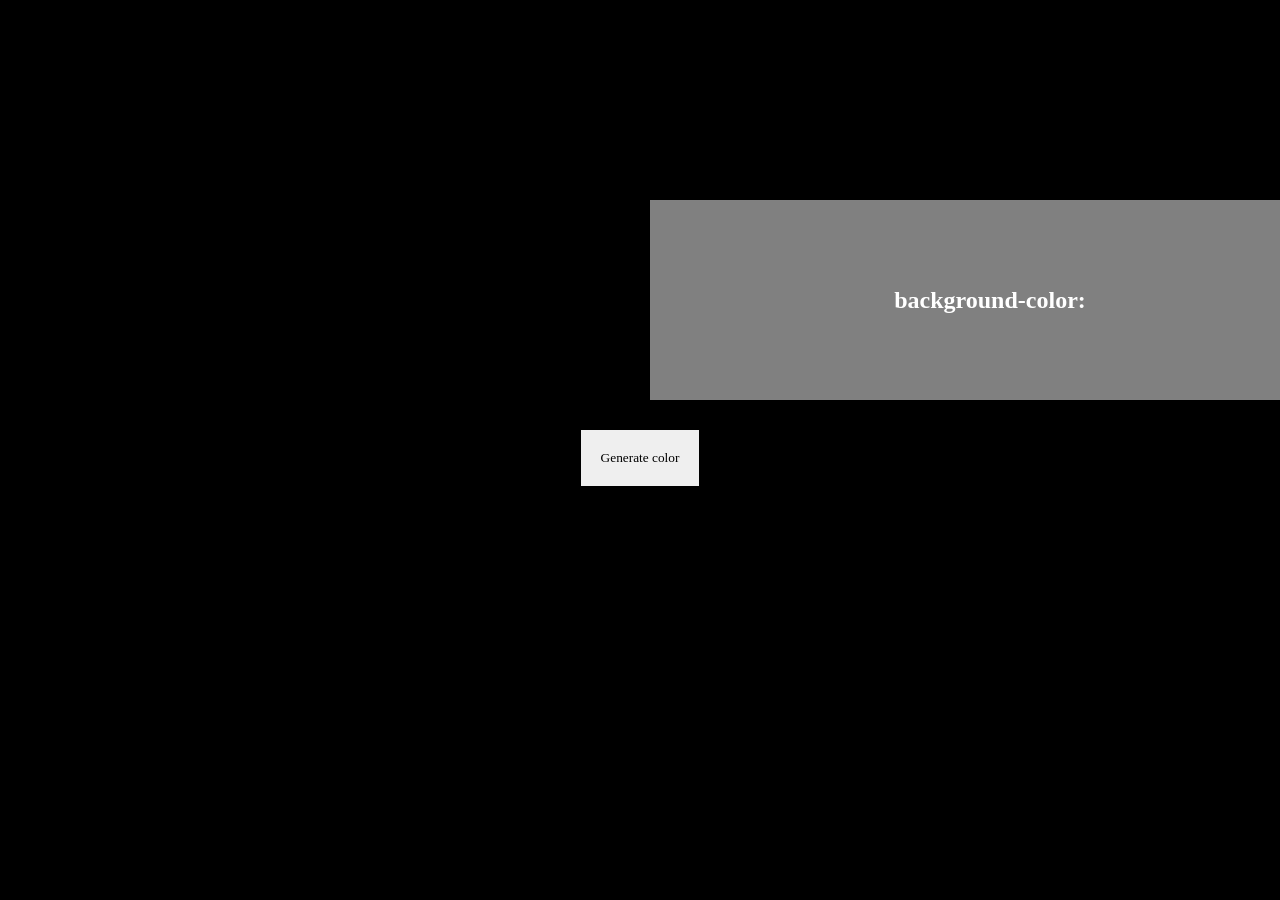
<file: Random hexadecimal colors generator/index.html>
<!DOCTYPE html>
<html lang="en">
<head>
    <meta charset="UTF-8">
    <meta name="viewport" content="width=device-width, initial-scale=1.0">
    <title>Hex Colors Generator</title>
    <link rel="stylesheet" href="style.css">
</head>
<body>
    <div class="container">
        <h2>background-color:</h2>
        <h3></h3>
    </div>
    <div class="btn">
        <button class="Generate">Generate color</button>
    </div>
    
    <script src="app.js"></script>
</body>
</html>
</file>
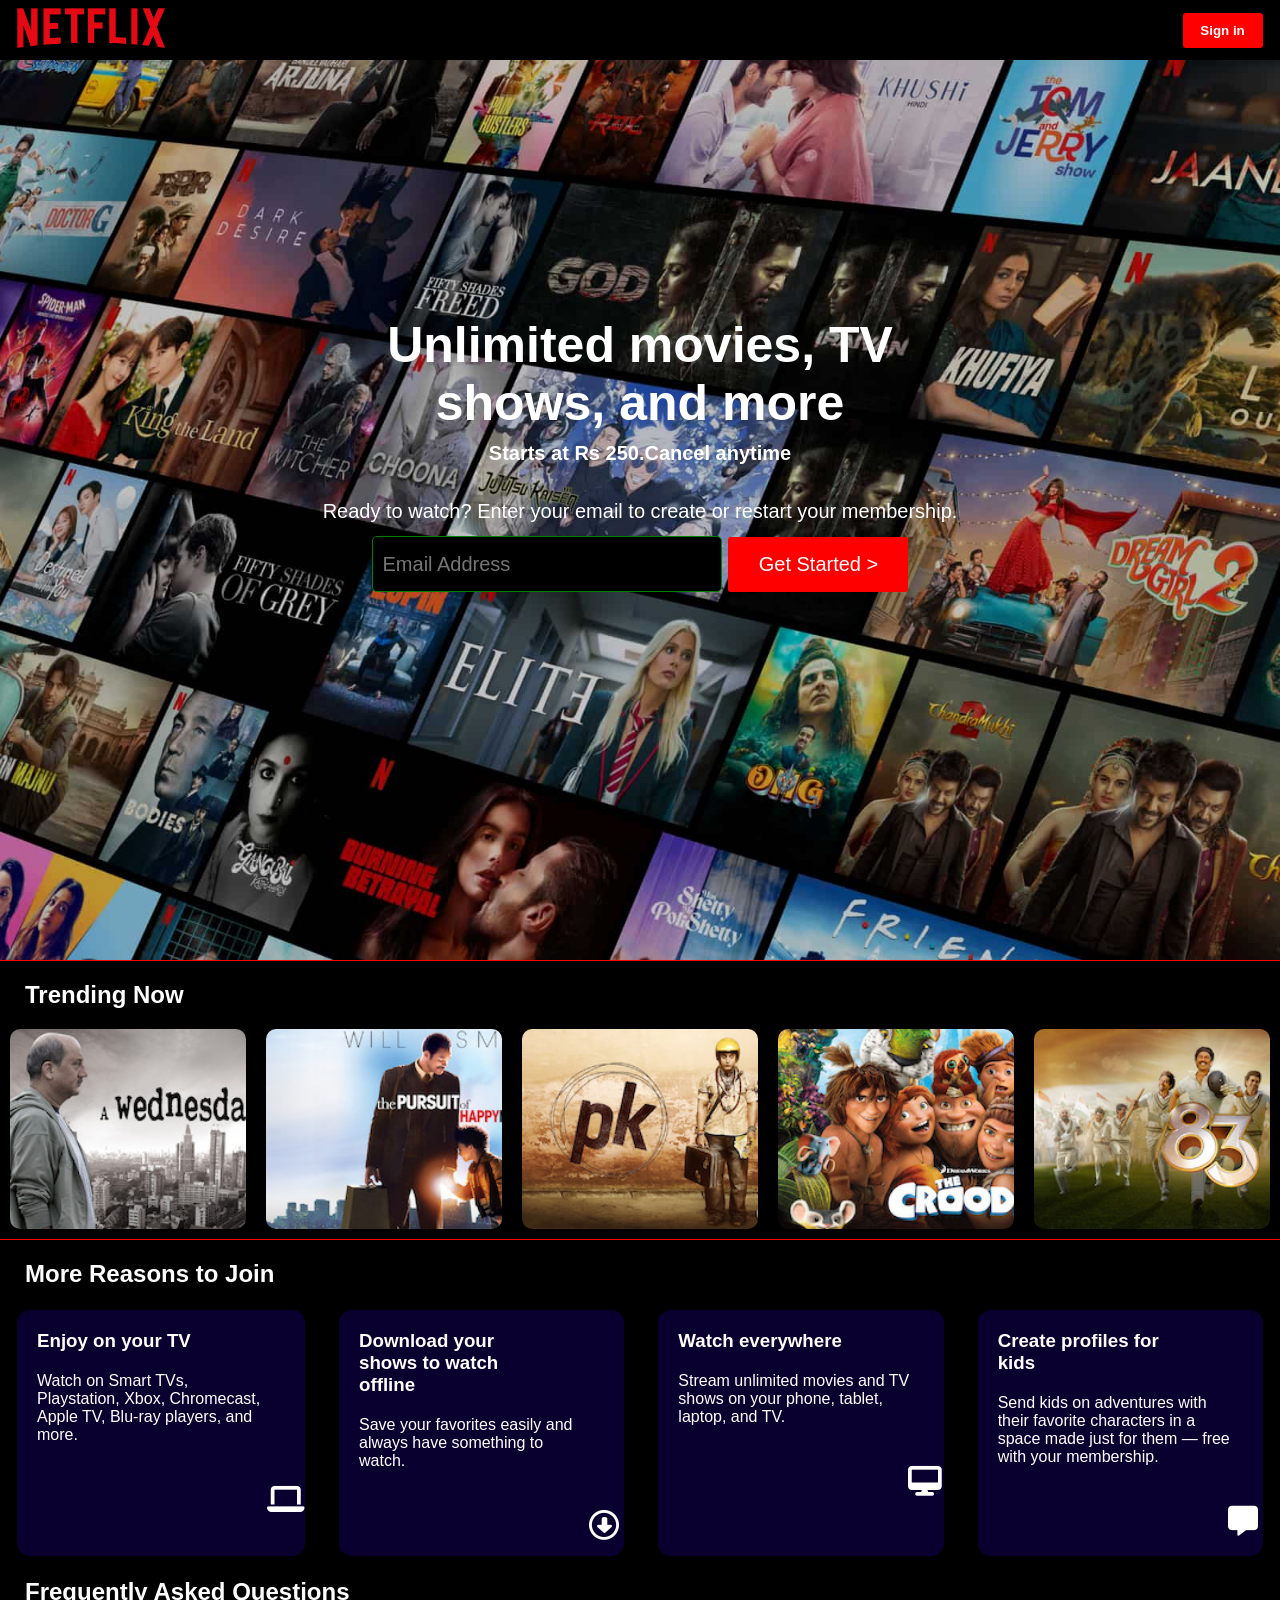
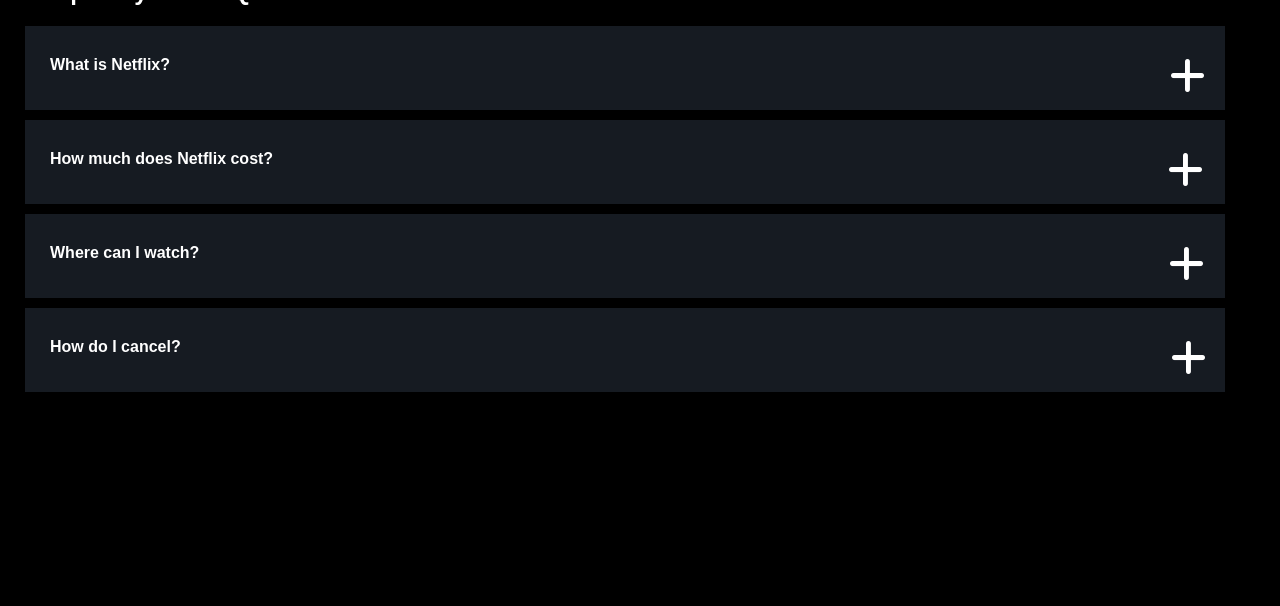
<file: netflix clone/index2.html>
<!DOCTYPE html>
<html lang="en">
<head>
    <meta charset="UTF-8">
    <meta name="viewport" content="width=device-width, initial-scale=1.0">
    <title>Netflix Clone</title>
    <link rel="stylesheet" href="style2.css">
    <link rel="stylesheet" href="https://cdnjs.cloudflare.com/ajax/libs/font-awesome/6.7.2/css/all.min.css" 
    integrity="sha512-Evv84Mr4kqVGRNSgIGL/F/aIDqQb7xQ2vcrdIwxfjThSH8CSR7PBEakCr51Ck+w+/U6swU2Im1vVX0SVk9ABhg==" 
    crossorigin="anonymous" referrerpolicy="no-referrer" />
</head>
<body>
    
    <header>
        <div class="nav">
            <div class="logo">
                <img src="logo.jpg" alt="Netflix logo" style="height: 40px;">
            </div>
           <button><p><b>Sign in</b></p></button>
        </div>
        <div class="home_img">
            <div class="h1">
                <h1>Unlimited movies, TV </h1>
                <h1>shows, and more</h1>
                <div class="para">
                    <p><b>Starts at Rs 250.Cancel anytime</b></p>
                </div>
                <div class="para2">
                    <p>Ready to watch? Enter your email to create or restart your membership.</p>
                </div>
                <div class="email">
                    <input type="email" placeholder="Email Address" class="input" >
                    <button class="btn1">Get Started ></button>
                </div>
            </div>
                
        </div>

    </header>

    <!-- After header . just a red line-->
    <div class="now"><h2>Trending Now</h2></div>
    
    

    <!-- Boxes -->
     
     <div class="head_box">
        
        <div class="box1 box" style="background-image: url(mov-6.jpg);"></div>
        <div class="box1 box" style="background-image: url(mov-9.jpg);"></div>
        <div class="box1 box" style="background-image: url(mov-10.jpg);"></div>
        <div class="box1 box" style="background-image: url(mov-17.jpg);"></div>
        <div class="box1 box" style="background-image: url(mov-19.jpg);"></div>  
     </div>

     <!-- Other 4 boxes with some description-->
     <div class="now"><h2>More Reasons to Join</h2></div>

     <div class="head_box2">
        <div class="box1 boxes" >
            <h3>Enjoy on your TV</h3>
            <p>Watch on Smart TVs,<br> Playstation, Xbox, Chromecast,<br>
                 Apple TV, Blu-ray players, and <br> more.
            </p>
            <i class="fa-solid fa-laptop"></i>
        </div>
        <div class="box1 boxes" >
            <h3>Download your <br> shows to watch <br> offline</h3>
            <p>Save your favorites easily and <br> always have something to <br> watch.
            </p>
            <i class="fa-regular fa-circle-down"></i>
        </div>
        <div class="box1 boxes" >
            <h3>Watch everywhere</h3>
            <p>Stream unlimited movies and TV <br> shows on your phone, tablet, <br> laptop, and TV.
            </p>
            <i class="fa-solid fa-desktop"></i>
        </div>
        <div class="box1 boxes" >
            <h3>Create profiles for <br> kids</h3>
            <p>Send kids on adventures with <br> their favorite characters in a <br> 
                space made just for them — free <br>
                 with your membership.
            </p>
            <i class="fa-solid fa-message"></i>
        </div>
        
     </div>
     <!-- Questions section-->

     <div class="h2"><h2>Frequently Asked Questions</h2></div>
     <div class="questions">
        <div class="q1"><h4>What is Netflix?</h4>
            <i class="fa-solid fa-plus"></i>
        </div>
        <div class="q2">
            <h4>How much does Netflix cost?</h4>
            <i class="fa-solid fa-plus"></i>
        </div>
        <div class="q3">
            <h4>Where can I watch?</h4>
            <i class="fa-solid fa-plus"></i>
        </div>

        <div class="q4">
            <h4>How do I cancel?</h4>
            <i class="fa-solid fa-plus"></i>
        </div>
     </div>
     
     
</body>
</html>
</file>
<file: Random hexadecimal colors generator/style.css>
*{
    margin: 0;
    padding: 0;
    text-decoration: none;
    font-family: 'Times New Roman', Times, serif;
}
body{
    background-color: black;
    color: white;
    text-align: center;
}
.container{
    height: 200px;
    width: 700px;
    background-color: gray;
    color: white;
    display: flex;
    justify-content: center;
    align-items: center;
    margin-left: 650px;
    margin-top: 200px;
}
.btn{
    margin-top: 30px;
}
.btn .Generate{
    padding: 20px;
    border: none;
    cursor: pointer;
    transition: 1s all ease-in-out;
}
.Generate:hover{
    background-color: green;
    color: black;
}
h3{
    padding-left: 20px;
    font-size: 20px;
}
</file>
<file: netflix clone/style2.css>
* {
    font-family: Arial, Helvetica, sans-serif;
    margin: 0px;
    padding: 0px;
    box-sizing: border-box;
}

.nav {
    background-color: black;
    height: 60px;
    display: flex;
   justify-content: space-evenly;
    align-items: center;
}

.logo {
    padding-right: 1000px;
}

button {
    height: 35px;
    width: 80px;
    border-radius: 3px;
    background-color: red;
    color: white;
    border: 0px solid transparent;

}

button:hover {
    background-color: darkred ;
    cursor: pointer;
}


.home_img {
    background-image: url(netflix-background-home.jpg);
    height: 900px;
    background-size: cover;
    display: flex;
    justify-content: center;
    text-align: center;
}

.h1 {
    color: white;
    margin-top: 20%;
    font-size: 25px;
    
}

.para {
    padding-top:10px ;
    font-size: 20px;
}

.para2{
    font-size: 20px;
    padding-top: 35px;
}

.email {
    padding-right: 350px;
    padding-top: 13px;
    padding-left: 350px;
}
.input {
    height: 56px;
    width: 350px;
    background-color: black;
    color: white;
    font-size: 20px;
    padding-left: 10px;
    border-radius: 5px;
    border: 1px solid green;
}
.input:hover {
    border: 1px solid #9CA3AF;
}
.btn1{
    height: 55px;
    width: 180px;
    font-size: 20px;
    font-weight: 300;
    
    border-radius: 3px;
}

/** After header styling **/
.now {
    background-color: black;
    color: white;
    padding-top: 20px;
    padding-left: 25px;
    border-top: 1px solid red;
}


/** Boxes styling **/

.head_box {
    background-color: black;
    display: flex;
    justify-content: space-evenly;
    align-items: center;
    color: white;
}

.box {
    border: 0px solid transparent;
    height: 200px;
    width: 25%;
    border-radius: 10px;
    background-size: cover;
    margin-top: 20px;
    margin-left: 10px;
    margin-right: 10px;
    margin-bottom: 10px;
}

/** Other 4 boxes styling **/

.head_box2 {
    display: flex;
    justify-content: space-evenly;
    background-color: black;
   
}
.boxes{
    height: 250px;
    width: 430px;
    border: 2px solid black;
    color: white;
    margin-top: 20px;
    background-color: rgba(30, 0, 139, 0.349);
    margin-left: 15px;
    margin-right: 15px;
    border-radius: 15px;
}

.boxes h3 {
    margin-left: 20px;
    margin-top: 20px;
}

.boxes p {
    margin-left: 20px;
    margin-top: 20px;
}

.boxes i {
    margin-top: 40px;
    margin-left: 250px;
    font-size:30px;
}

/** Questions section styling **/

.h2 {
    background-color: black;
    color: white;
    padding-top: 20px;
    padding-left: 25px;
}

.questions {
    background-color: black;
    height: 600px;
    color: white;
    
    padding-top: 20px;
    padding-left: 25px;
}

.q1 {
    height: 84px;
    width: 1200px;
    background-color: #161b22;
    padding-top: 30px;
    padding-left: 25px;
    display: flex;
}

.q1:hover {
    background-color: #6e7681;
}

.q1 i {
    padding-left: 1000px;
    font-size: 40px;
    margin-bottom: 20px;
}


.q2 {
    margin-top: 10px;
    background-color: #161b22;
    padding-top: 30px;
    padding-left: 25px;
    display: flex;
    height: 84px;
    width: 1200px;
}

.q2:hover {
    background-color: #6e7681;
}

.q2 i {
    padding-left: 895px;
    font-size: 40px;
    margin-bottom: 20px;
}

.q3 {
    margin-top: 10px;
    background-color: #161b22;
    padding-top: 30px;
    padding-left: 25px;
    display: flex;
    height: 84px;
    width: 1200px;
}

.q3:hover {
    background-color: #6e7681;
}

.q3 i {
    padding-left: 970px;
    font-size: 40px;
    margin-bottom: 20px;
}

.q4 {
    margin-top: 10px;
    background-color: #161b22;
    padding-top: 30px;
    padding-left: 25px;
    display: flex;
    height: 84px;
    width: 1200px;
}

.q4 i {
    padding-left: 990px;
    font-size: 40px;
    margin-bottom: 20px;
}

.q4:hover {
    background-color: #6e7681;
}
</file>
